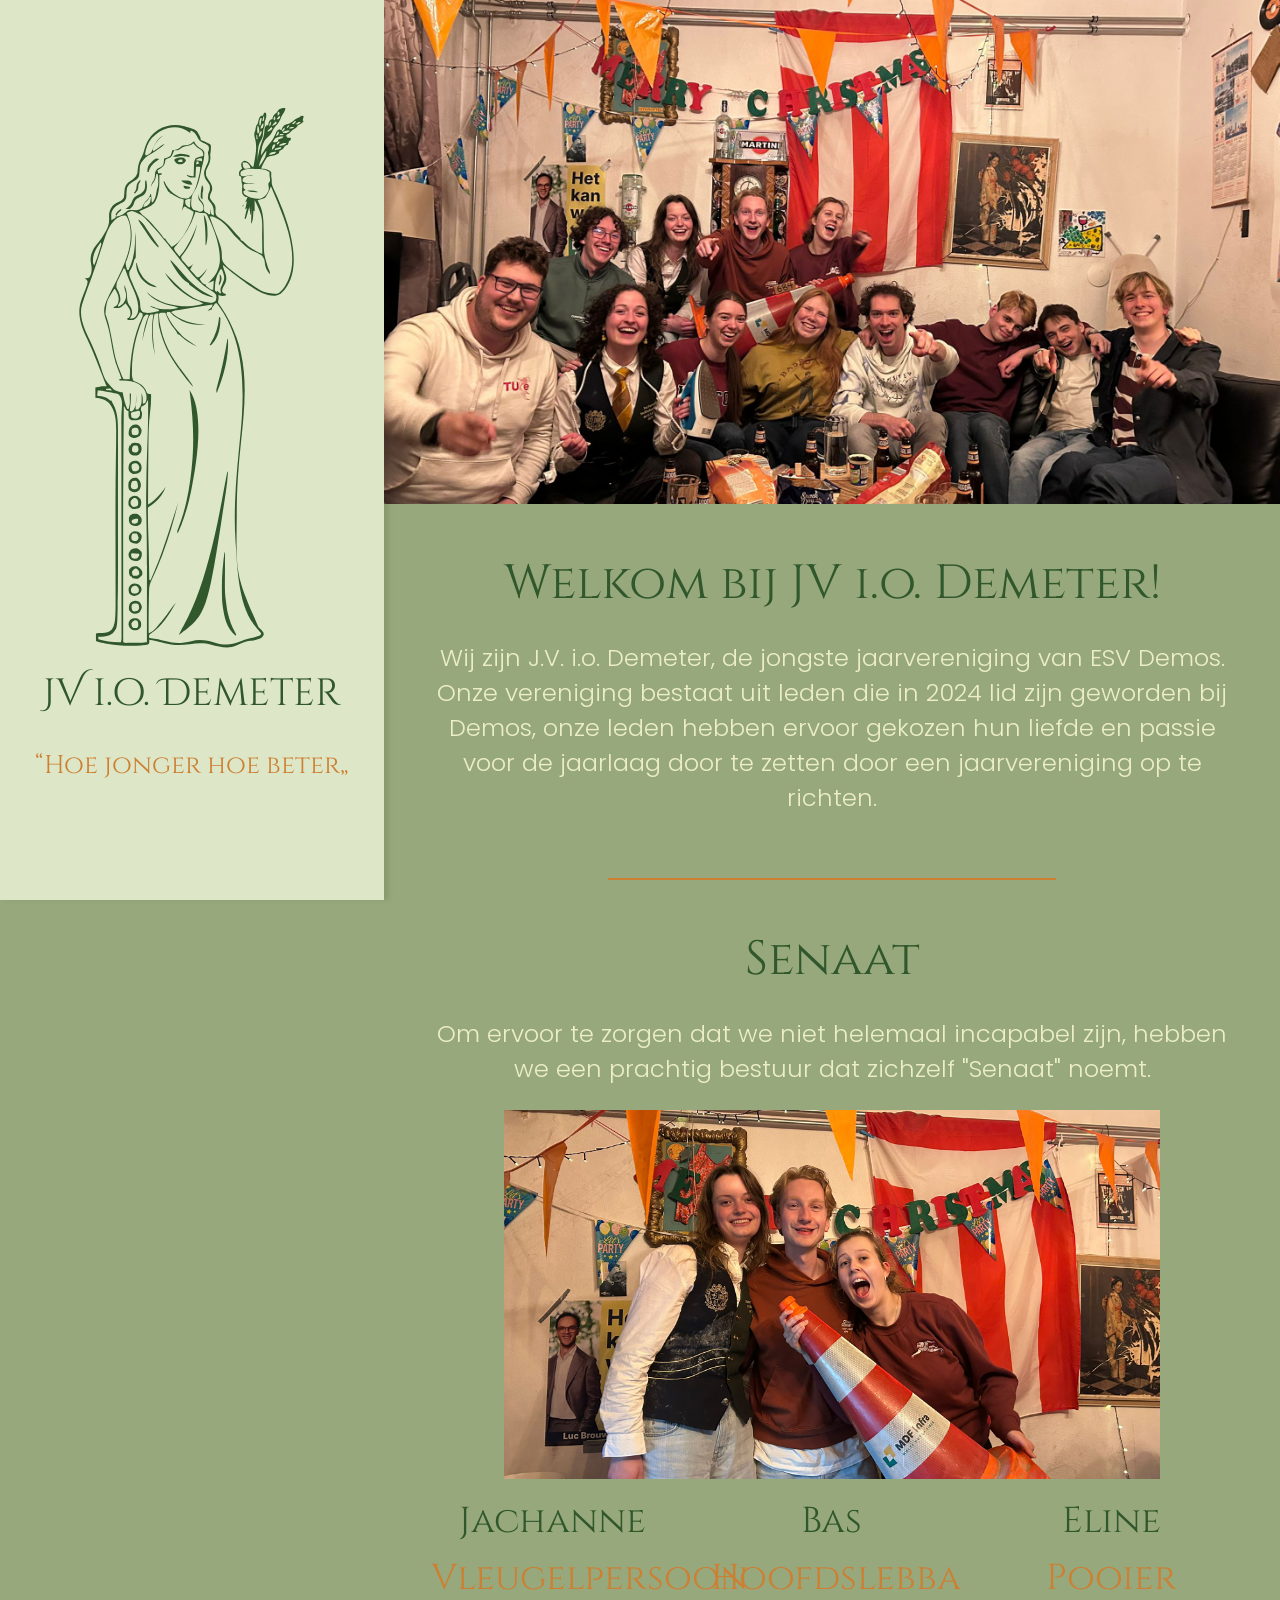
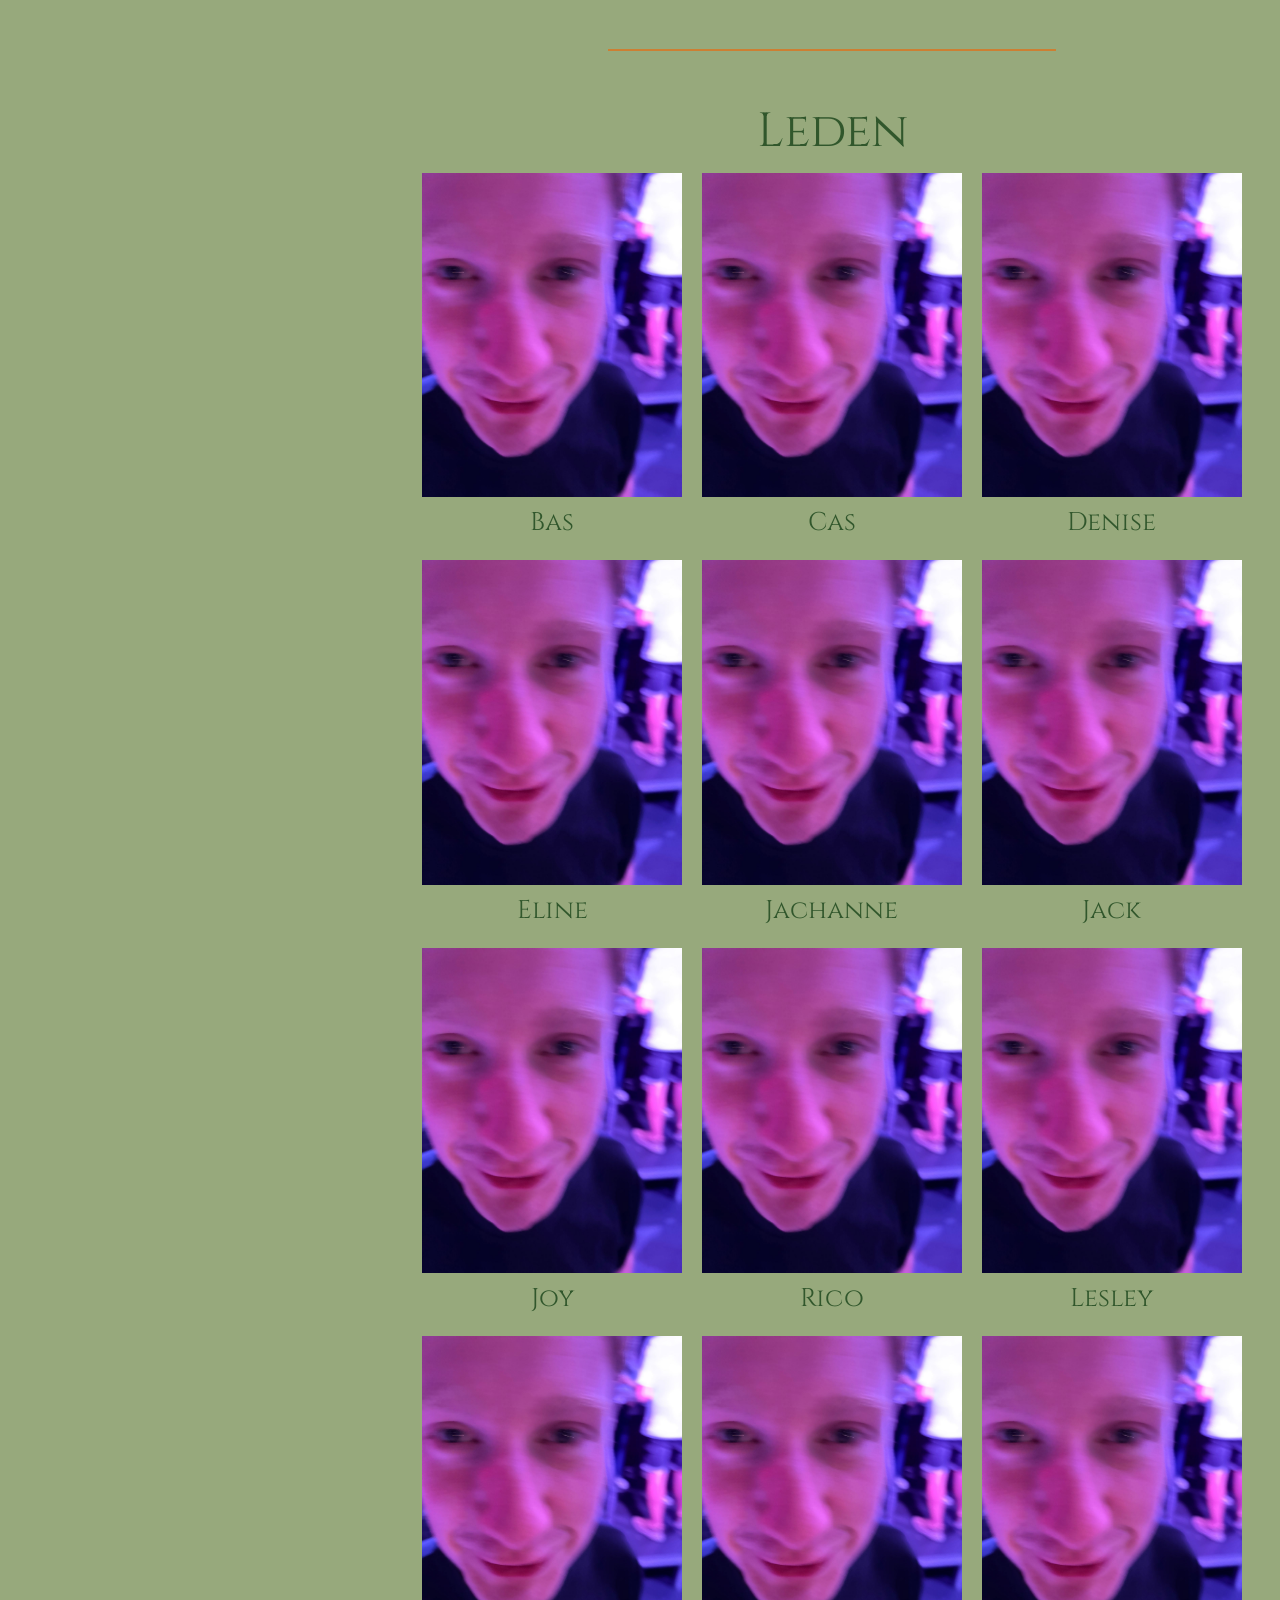
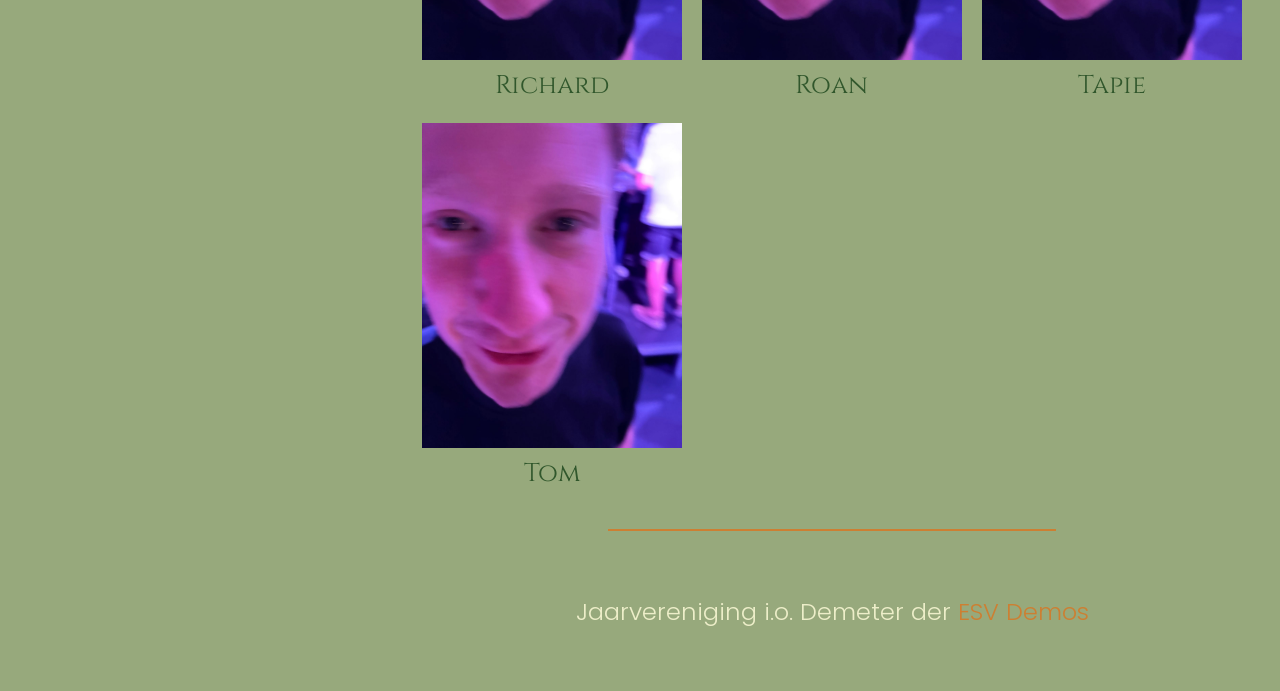
<file: index.html>
<!DOCTYPE html>
<html lang="en">
<head>
    <meta charset="UTF-8">
    <meta name="viewport" content="width=device-width, initial-scale=1.0">
    <link rel="preconnect" href="https://fonts.googleapis.com">
    <link rel="preconnect" href="https://fonts.gstatic.com" crossorigin>
    <link href="https://fonts.googleapis.com/css2?family=Cinzel+Decorative:wght@400;700;900&family=Cinzel:wght@400..900&family=Poppins:ital,wght@0,100;0,200;0,300;0,400;0,500;0,600;0,700;0,800;0,900;1,100;1,200;1,300;1,400;1,500;1,600;1,700;1,800;1,900&display=swap" rel="stylesheet">
    <link rel="icon" type="image/x-icon" href="favicon.ico">
    <title>JV i.o. Demeter - Hoe jonger hoe beter!</title>
    <link rel="stylesheet" href="style.css">
</head>
<body>
    <div class="Sidebar">
        <img src="demeter.svg" alt="Demeter" width="400px">
        <H1>JV i.o. Demeter</H1>
        <p class="motto">“Hoe jonger hoe beter„</p>
    </div>
    <div>
        <img class="HeroImage" src="groep.jpg" alt="Groep">
        <section>
             <h2>
                Welkom bij JV i.o. Demeter!
            </h2>
            <p>
                Wij zijn J.V. i.o. Demeter, de jongste jaarvereniging van ESV Demos. Onze vereniging bestaat uit leden die in 2024 lid zijn geworden bij Demos, onze leden hebben ervoor gekozen hun liefde en passie voor de jaarlaag door te zetten door een jaarvereniging op te richten.
        </section>
        <hr>
        <section>
            <h2>
                Senaat
            </h2>
            <p>Om ervoor te zorgen dat we niet helemaal incapabel zijn, hebben we een prachtig bestuur dat zichzelf "Senaat" noemt.</p>
            <img src="bestuur.jpg" alt="Bestuur" width="80%" class="Image">
            <div class="Grid">
            <div>
                <h3>
                    Jachanne
                </h3>
                <h3 class="Position">
                    Vleugelpersoon
                </h3>
            </div>
            <div>
                <h3>
                    Bas
                </h3>
                <h3 class="Position">
                    Hoofdslebba
                </h3>
            </div>
            <div>
                <h3>
                    Eline
                </h3>
                <h3 class="Position">
                    Pooier
                </h3>
            </div>
        </div>
        </section>
        <hr>
        <section>
            <h2>
                Leden
            </h2>
            <div class="Grid">
                <div class="Lid">
                    <img src="lid2.jpg" alt="Lid 2" width="100%" class="Image">
                    <h3>
                        Bas
                    </h3>
                </div>
                <div class="Lid">
                    <img src="lid2.jpg" alt="Lid 2" width="100%" class="Image">
                    <h3>
                        Cas
                    </h3>
                </div>
                <div class="Lid">
                    <img src="lid2.jpg" alt="Lid 2" width="100%" class="Image">
                    <h3>
                        Denise
                    </h3>
                </div>
                <div class="Lid">
                    <img src="lid2.jpg" alt="Lid 2" width="100%" class="Image">
                    <h3>
                        Eline
                    </h3>
                </div>
                <div class="Lid">
                    <img src="lid2.jpg" alt="Lid 2" width="100%" class="Image">
                    <h3>
                        Jachanne
                    </h3>
                </div>
                <div class="Lid">
                    <img src="lid2.jpg" alt="Lid 2" width="100%" class="Image">
                    <h3>
                        Jack
                    </h3>
                </div>
                <div class="Lid">
                    <img src="lid2.jpg" alt="Lid 2" width="100%" class="Image">
                    <h3>
                        Joy
                    </h3>
                </div>
                <div class="Lid">
                    <img src="lid2.jpg" alt="Lid 2" width="100%" class="Image">
                    <h3>
                        Rico
                    </h3>
                </div>
                <div class="Lid">
                    <img src="lid2.jpg" alt="Lid 2" width="100%" class="Image">
                    <h3>
                        Lesley
                    </h3>
                </div>
                <div class="Lid">
                    <img src="lid2.jpg" alt="Lid 2" width="100%" class="Image">
                    <h3>
                        Richard
                    </h3>
                </div>
                <div class="Lid">
                    <img src="lid2.jpg" alt="Lid 2" width="100%" class="Image">
                    <h3>
                        Roan
                    </h3>
                </div>
                <div class="Lid">
                    <img src="lid2.jpg" alt="Lid 2" width="100%" class="Image">
                    <h3>
                        Tapie
                    </h3>
                </div>
                <div class="Lid">
                    <img src="lid2.jpg" alt="Lid 2" width="100%" class="Image">
                    <h3>
                        Tom
                    </h3>
                </div>
            </div>
        </section>
        <hr>
        <section>
            <p>
                Jaarvereniging i.o. Demeter der <a href='https://demos.nl' target='_blank'>ESV Demos</a>
            </p>
        </section>
    </div>
</body> 
</html>
</file>
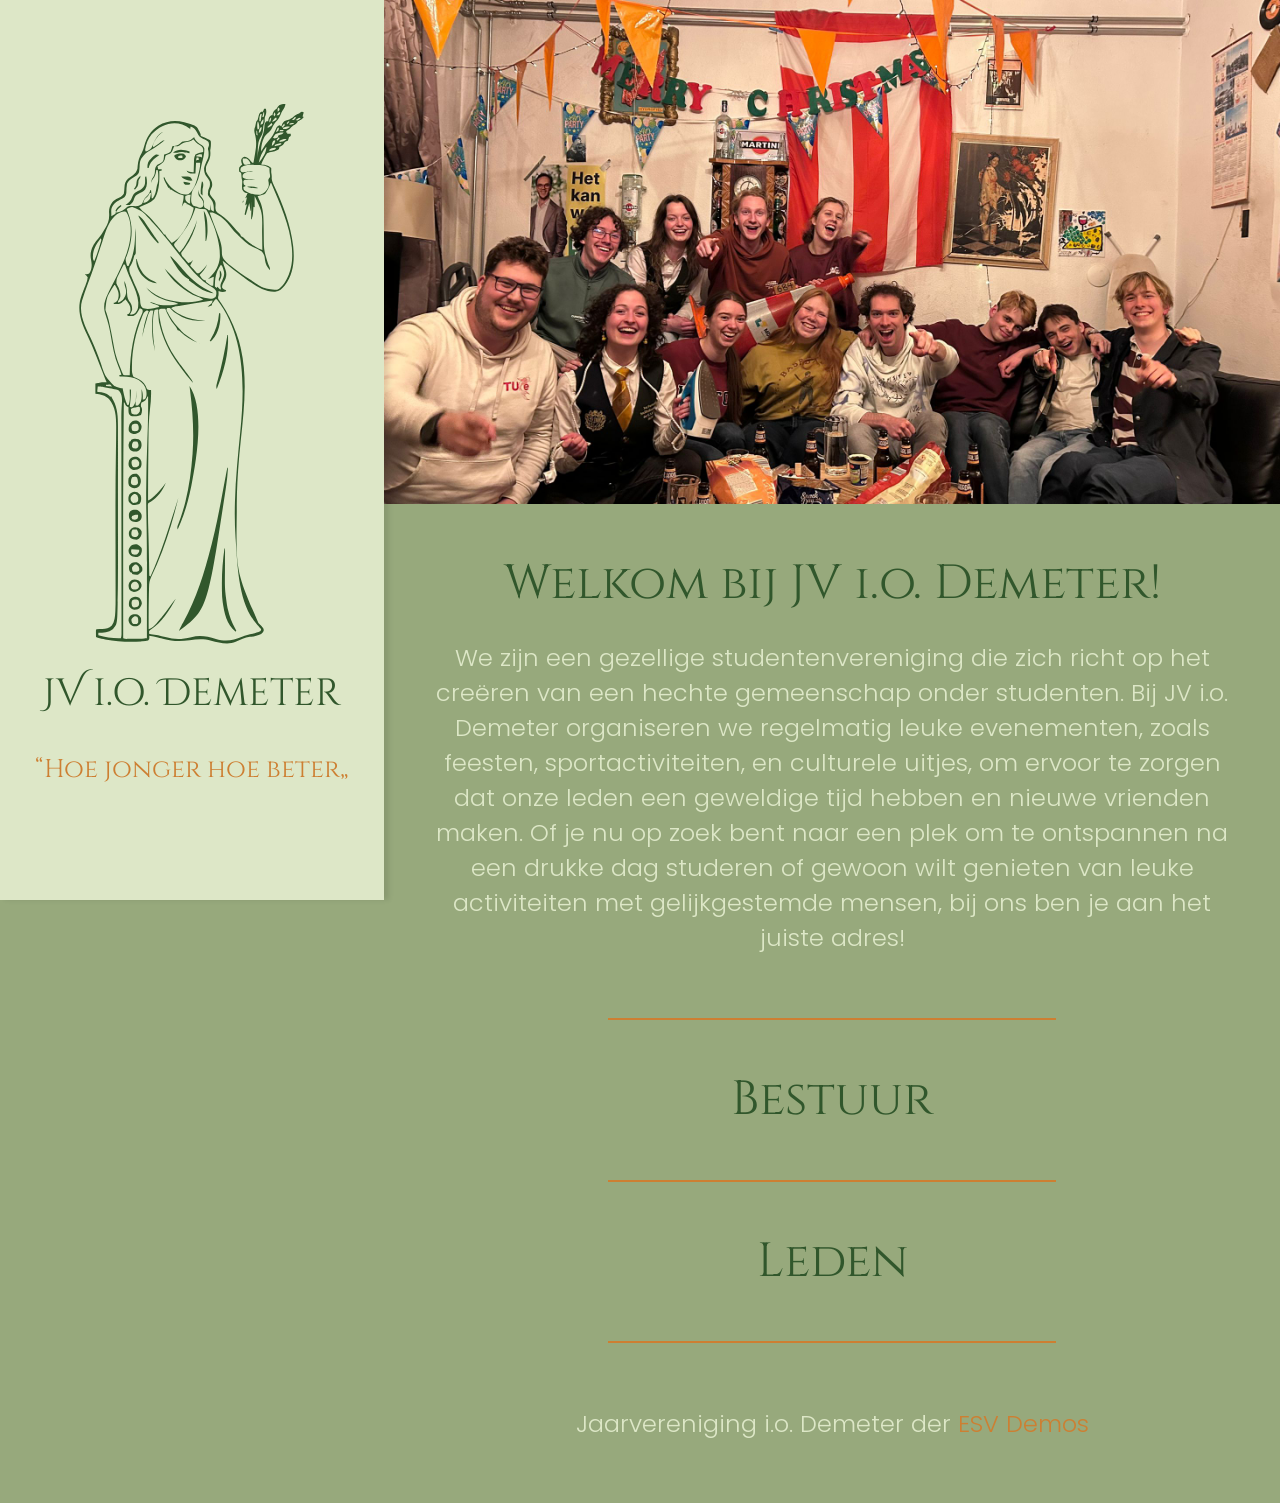
<file: colortest.html>
<!DOCTYPE html>
<html lang="en">
<head>
    <meta charset="UTF-8">
    <meta name="viewport" content="width=device-width, initial-scale=1.0">
    <link rel="preconnect" href="https://fonts.googleapis.com">
    <link rel="preconnect" href="https://fonts.gstatic.com" crossorigin>
    <link href="https://fonts.googleapis.com/css2?family=Cinzel+Decorative:wght@400;700;900&family=Cinzel:wght@400..900&family=Poppins:ital,wght@0,100;0,200;0,300;0,400;0,500;0,600;0,700;0,800;0,900;1,100;1,200;1,300;1,400;1,500;1,600;1,700;1,800;1,900&display=swap" rel="stylesheet">
    <link rel="icon" type="image/x-icon" href="favicon.ico">
    <title>JV i.o. Demeter - Hoe jonger hoe beter!</title>
    <style>
        
        :root {
        --TEXT_PRIMARY: #31572c;
        --TEXT_LIGHT: #dde7c7;
        --BACKGROUND_LIGHT: #dde7c7;
        --BACKGROUND_DARK: #97a97c;
        --ACCENT: #CD7F32;
        }

        body {
            background-color: var(--BACKGROUND_DARK);
            color: var(--TEXT_LIGHT);
            font-family: "Poppins", sans-serif;
            font-weight: 300;
            font-style: normal;
            margin: 0;
            padding-left: 30%;
            font-size: 24px;
            text-align: center;
        }

        section {
            padding: 3vw;
            max-width: 70vw;
            margin: 0 auto 0 auto;
        }
        
        

        .Sidebar {
            background-color: var(--BACKGROUND_LIGHT);
            width: 30%;
            height: 100vh;
            gap: 24px;
            position: fixed;
            top: 0;
            left: 0;
            display: flex;
            align-items: center;
            justify-content: center;
            flex-direction: column;
            z-index: 1; /* Stay on top */
            box-shadow: 5px 0px 5px rgba(0, 0, 0, 0.096);
        }

        .Sidebar img {
            height: 60%;
            max-width: 60%;

        }

        .HeroImage {
            display: block;
            width: 100%;
            height: auto;
            margin: 0;
            object-fit: cover;
        }

        h1 {
            color: var(--TEXT_PRIMARY);
            font-family: "Cinzel Decorative", serif;
            font-weight: 400;
            font-style: normal;
            margin: 0;
            text-align: center;
            font-size: 3vw;
        }

        h2{
            color: var(--TEXT_PRIMARY);
            font-family: "Cinzel", serif;
            font-optical-sizing: auto;
            font-weight: 400;
            font-style: normal;
            margin: 1vh;
            font-size: 48px;
        }
        
        .motto {
            color: var(--ACCENT);
            font-family: "Cinzel", serif;
            font-optical-sizing: auto;
            font-weight: 400;
            font-style: normal;
            margin: 1vh;
            font-size: 2vw;
        }
        hr {
            border: none;
            height: 2px;
            background-color: var(--ACCENT);
            width:50%;
            margin: 0px auto 0px auto;  

        }

        a {
            color: var(--ACCENT);
            text-decoration: none;
        }

    </style>
</head>
<body>
    <div class="Sidebar">
        <img src="demeter.svg" alt="Demeter" width="400px">
        <H1>JV i.o. Demeter</H1>
        <p class="motto">“Hoe jonger hoe beter„</p>
    </div>
    <div>
        <img class="HeroImage" src="groep.jpg" alt="Groep">
        <section>
             <h2>
                Welkom bij JV i.o. Demeter!
            </h2>
            <p>
                We zijn een gezellige studentenvereniging die zich richt op het creëren van een hechte gemeenschap onder studenten. Bij JV i.o. Demeter organiseren we regelmatig leuke evenementen, zoals feesten, sportactiviteiten, en culturele uitjes, om ervoor te zorgen dat onze leden een geweldige tijd hebben en nieuwe vrienden maken. Of je nu op zoek bent naar een plek om te ontspannen na een drukke dag studeren of gewoon wilt genieten van leuke activiteiten met gelijkgestemde mensen, bij ons ben je aan het juiste adres!
            </p>
        </section>
        <hr>
        <section>
            <h2>
                Bestuur
            </h2>
        </section>
        <hr>
        <section>
            <h2>
                Leden
            </h2>
        </section>
        <hr>
        <section>
            <p>
                Jaarvereniging i.o. Demeter der <a href='https://demos.nl' target='_blank'>ESV Demos</a>
            </p>
        </section>
    </div>
</body> 
</html>
</file>
<file: style.css>
:root {
        --TEXT_PRIMARY: #31572c;
        --TEXT_LIGHT: #edeec9;
        --BACKGROUND_LIGHT: #dde7c7;
        --BACKGROUND_DARK: #97a97c;
        --ACCENT: #CD7F32;
        }

        * {
            box-sizing: border-box;
        }

        body {
            background-color: var(--BACKGROUND_DARK);
            color: var(--TEXT_LIGHT);
            font-family: "Poppins", sans-serif;
            font-weight: 300;
            font-style: normal;
            margin: 0;
            padding-left: 30%;
            font-size: 24px;
            text-align: center;
        }

        section {
            padding: 3vw;
            max-width: 70vw;
            margin: 0 auto 0 auto;
        }
        
        .Grid {
            display: grid;
            grid-template-columns: repeat(3, minmax(0, 1fr));
            align-items: stretch;
            justify-items: stretch;
            gap: 20px;
        }

        .Grid > * {
            width: 100%;
        }

        .Lid {
            display: flex;
            flex-direction: column;
            align-items: stretch;
            min-width: 0;
        }

        .Lid .Image {
            width: 100%;
            height: auto;
            aspect-ratio: 4 / 5;
            object-fit: cover;
            display: block;
        }

        .Lid h3 {
            margin-top: 0.5rem;
            margin-bottom: 0;
            font-size: clamp(1.1rem, 2vw, 1.6rem);
        }

        .Sidebar {
            background-color: var(--BACKGROUND_LIGHT);
            width: 30%;
            height: 100vh;
            position: fixed;
            top: 0;
            left: 0;
            display: flex;
            align-items: center;
            justify-content: center;
            flex-direction: column;
            z-index: 1; /* Stay on top */
            box-shadow: 5px 0px 5px rgba(0, 0, 0, 0.096);
        }

        .Sidebar img {
            height: 60%;
            max-width: 60%;

        }

        .HeroImage {
            display: block;
            width: 100%;
            height: auto;
            margin: 0;
            object-fit: cover;
        }

        h1 {
            color: var(--TEXT_PRIMARY);
            font-family: "Cinzel Decorative", serif;
            font-weight: 400;
            font-style: normal;
            margin: 20px;
            text-align: center;
            font-size: 3vw;
        }

        h2{
            color: var(--TEXT_PRIMARY);
            font-family: "Cinzel", serif;
            font-optical-sizing: auto;
            font-weight: 400;
            font-style: normal;
            margin: 1vh;
            font-size: 48px;
        }

        h3 {
            color: var(--TEXT_PRIMARY);
            font-family: "Cinzel", serif;
            font-optical-sizing: auto;
            font-weight: 400;
            font-style: normal;
            margin: 1vh;
            font-size: 36px;
        }

        .Position {
            color: var(--ACCENT);
        }
        
        .motto {
            color: var(--ACCENT);
            font-family: "Cinzel", serif;
            font-optical-sizing: auto;
            font-weight: 400;
            font-style: normal;
            margin: 1vh;
            font-size: 2vw;
        }
        hr {
            border: none;
            height: 2px;
            background-color: var(--ACCENT);
            width:50%;
            margin: 0px auto 0px auto;  

        }

        a {
            color: var(--ACCENT);
            text-decoration: none;
        }
</file>
